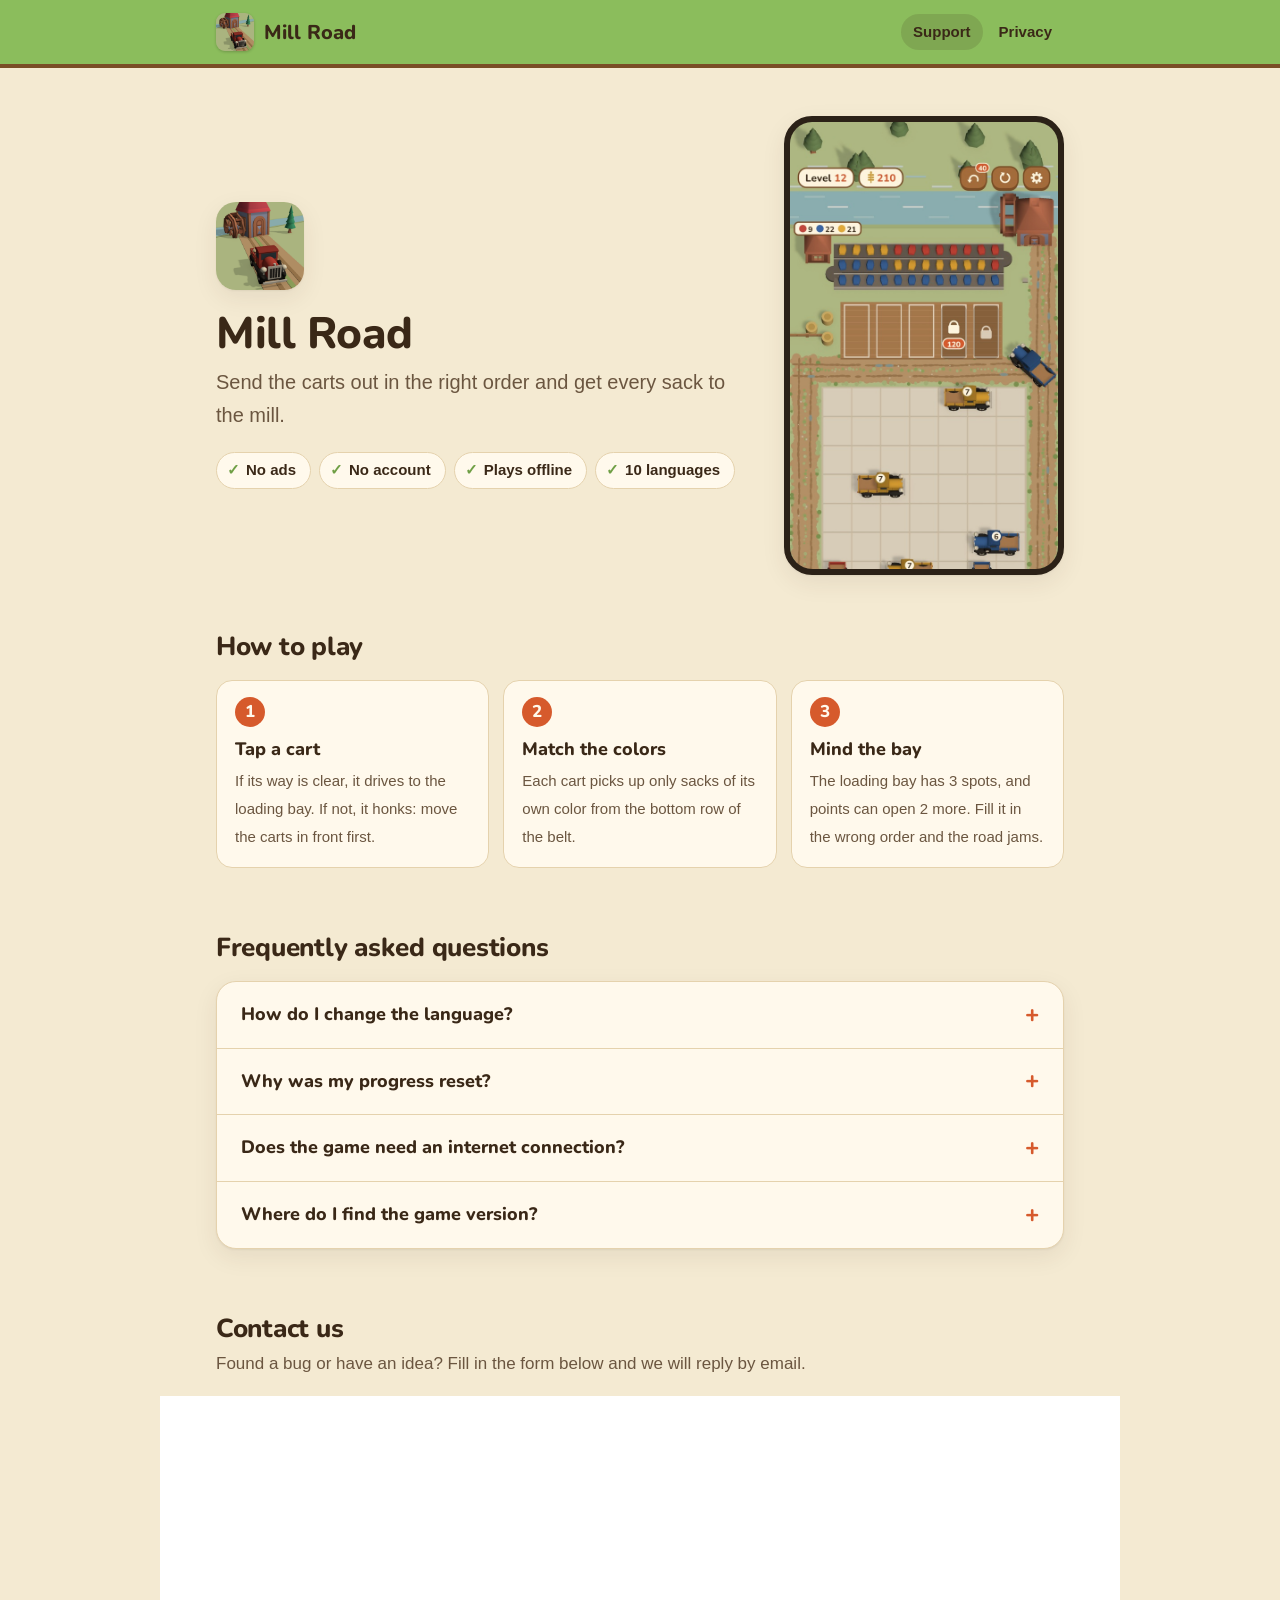
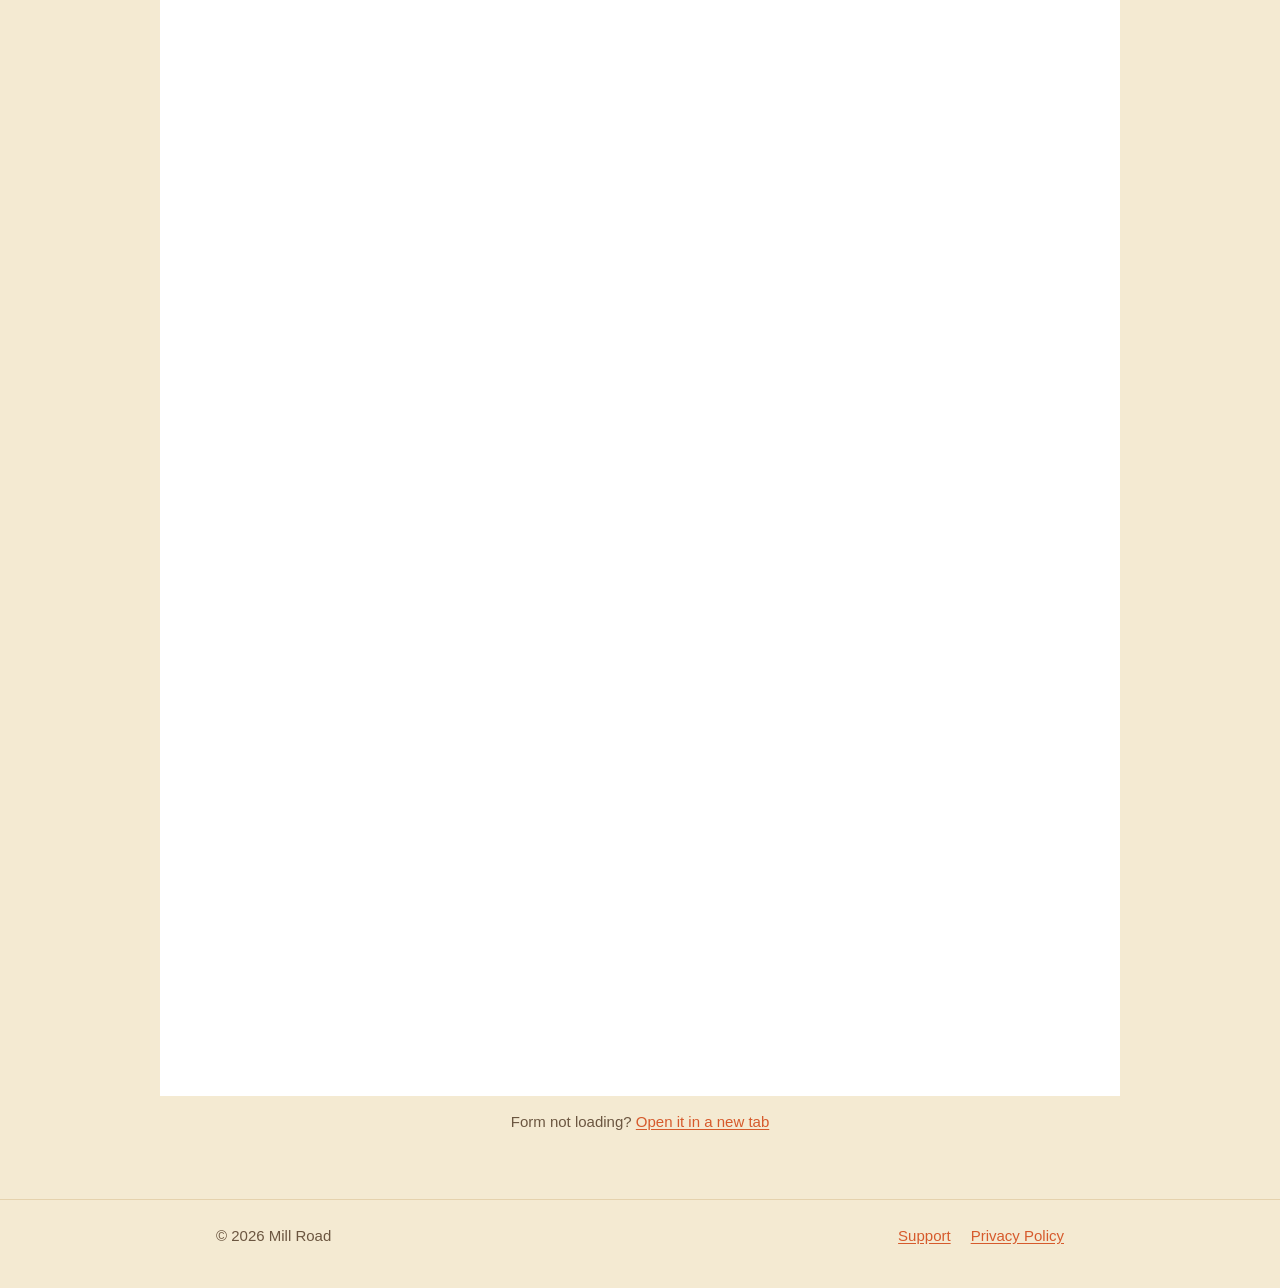
<file: index.html>
<!doctype html>
<html lang="en">
<head>
<meta charset="utf-8">
<meta name="viewport" content="width=device-width, initial-scale=1">
<title>Mill Road – Support</title>
<meta name="description" content="Help and contact for Mill Road, a calm cart-sorting puzzle game for iPhone.">
<meta name="color-scheme" content="light dark">
<link rel="icon" type="image/png" href="img/favicon.png">
<link rel="apple-touch-icon" href="img/apple-touch-icon.png">
<link rel="stylesheet" href="style.css">
</head>
<body>

<header class="topbar">
  <div class="wrap">
    <a class="brand" href="index.html"><img src="img/icon.png" alt="" width="38" height="38"><span>Mill Road</span></a>
    <nav class="nav" aria-label="Main">
      <a href="index.html" aria-current="page">Support</a>
      <a href="privacy.html">Privacy</a>
    </nav>
  </div>
</header>

<main>
  <section class="hero">
    <div class="wrap">
      <div>
        <img class="hero-icon" src="img/icon.png" alt="Mill Road app icon" width="88" height="88">
        <h1>Mill Road</h1>
        <p class="tagline">Send the carts out in the right order and get every sack to the mill.</p>
        <ul class="chips">
          <li>No ads</li>
          <li>No account</li>
          <li>Plays offline</li>
          <li>10 languages</li>
        </ul>
      </div>
      <div class="phone"><img src="img/screenshot.jpg" alt="A Mill Road level: carts on a grid, colored sacks on the belt and the loading bay" width="600" height="1000"></div>
    </div>
  </section>

  <section class="section">
    <div class="wrap">
      <div class="section-head">
        <h2>How to play</h2>
      </div>
      <ol class="steps">
        <li><strong>Tap a cart</strong><span>If its way is clear, it drives to the loading bay. If not, it honks: move the carts in front first.</span></li>
        <li><strong>Match the colors</strong><span>Each cart picks up only sacks of its own color from the bottom row of the belt.</span></li>
        <li><strong>Mind the bay</strong><span>The loading bay has 3 spots, and points can open 2 more. Fill it in the wrong order and the road jams.</span></li>
      </ol>
    </div>
  </section>

  <section class="section">
    <div class="wrap">
      <div class="section-head">
        <h2>Frequently asked questions</h2>
      </div>
      <div class="faq">
        <details>
          <summary>How do I change the language?</summary>
          <p>Tap the gear icon at the top right, then Language. The game supports 10 languages and starts in your device language when it is one of them.</p>
        </details>
        <details>
          <summary>Why was my progress reset?</summary>
          <p>Progress is stored only on your device. If you delete and reinstall the game or move to a new device, you start again from level 1.</p>
        </details>
        <details>
          <summary>Does the game need an internet connection?</summary>
          <p>No. Mill Road plays fully offline and never sends your data anywhere.</p>
        </details>
        <details>
          <summary>Where do I find the game version?</summary>
          <p>At the bottom of the Settings screen (gear icon). Adding it to your message helps us find problems faster.</p>
        </details>
      </div>
    </div>
  </section>

  <section class="section" id="contact">
    <div class="wrap">
      <div class="section-head">
        <h2>Contact us</h2>
        <p class="muted">Found a bug or have an idea? Fill in the form below and we will reply by email.</p>
      </div>
    </div>
    <iframe class="form-frame" src="https://forms.cloud.microsoft/Pages/ResponsePage.aspx?id=DQSIkWdsW0yxEjajBLZtrQAAAAAAAAAAAAa__XrLDsNUMDhLRFo1RjJROEhBQllWTFRKNjFPOUlZMy4u&embed=true" title="Contact form" loading="lazy" frameborder="0" marginwidth="0" marginheight="0" allowfullscreen webkitallowfullscreen mozallowfullscreen msallowfullscreen></iframe>
    <div class="wrap">
      <p class="form-note small muted">Form not loading? <a href="https://forms.cloud.microsoft/Pages/ResponsePage.aspx?id=DQSIkWdsW0yxEjajBLZtrQAAAAAAAAAAAAa__XrLDsNUMDhLRFo1RjJROEhBQllWTFRKNjFPOUlZMy4u" target="_blank" rel="noopener">Open it in a new tab</a></p>
    </div>
  </section>
</main>

<footer class="footer">
  <div class="wrap">
    <span class="muted">© 2026 Mill Road</span>
    <nav aria-label="Footer">
      <a href="index.html">Support</a>
      <a href="privacy.html">Privacy Policy</a>
    </nav>
  </div>
</footer>

</body>
</html>
</file>
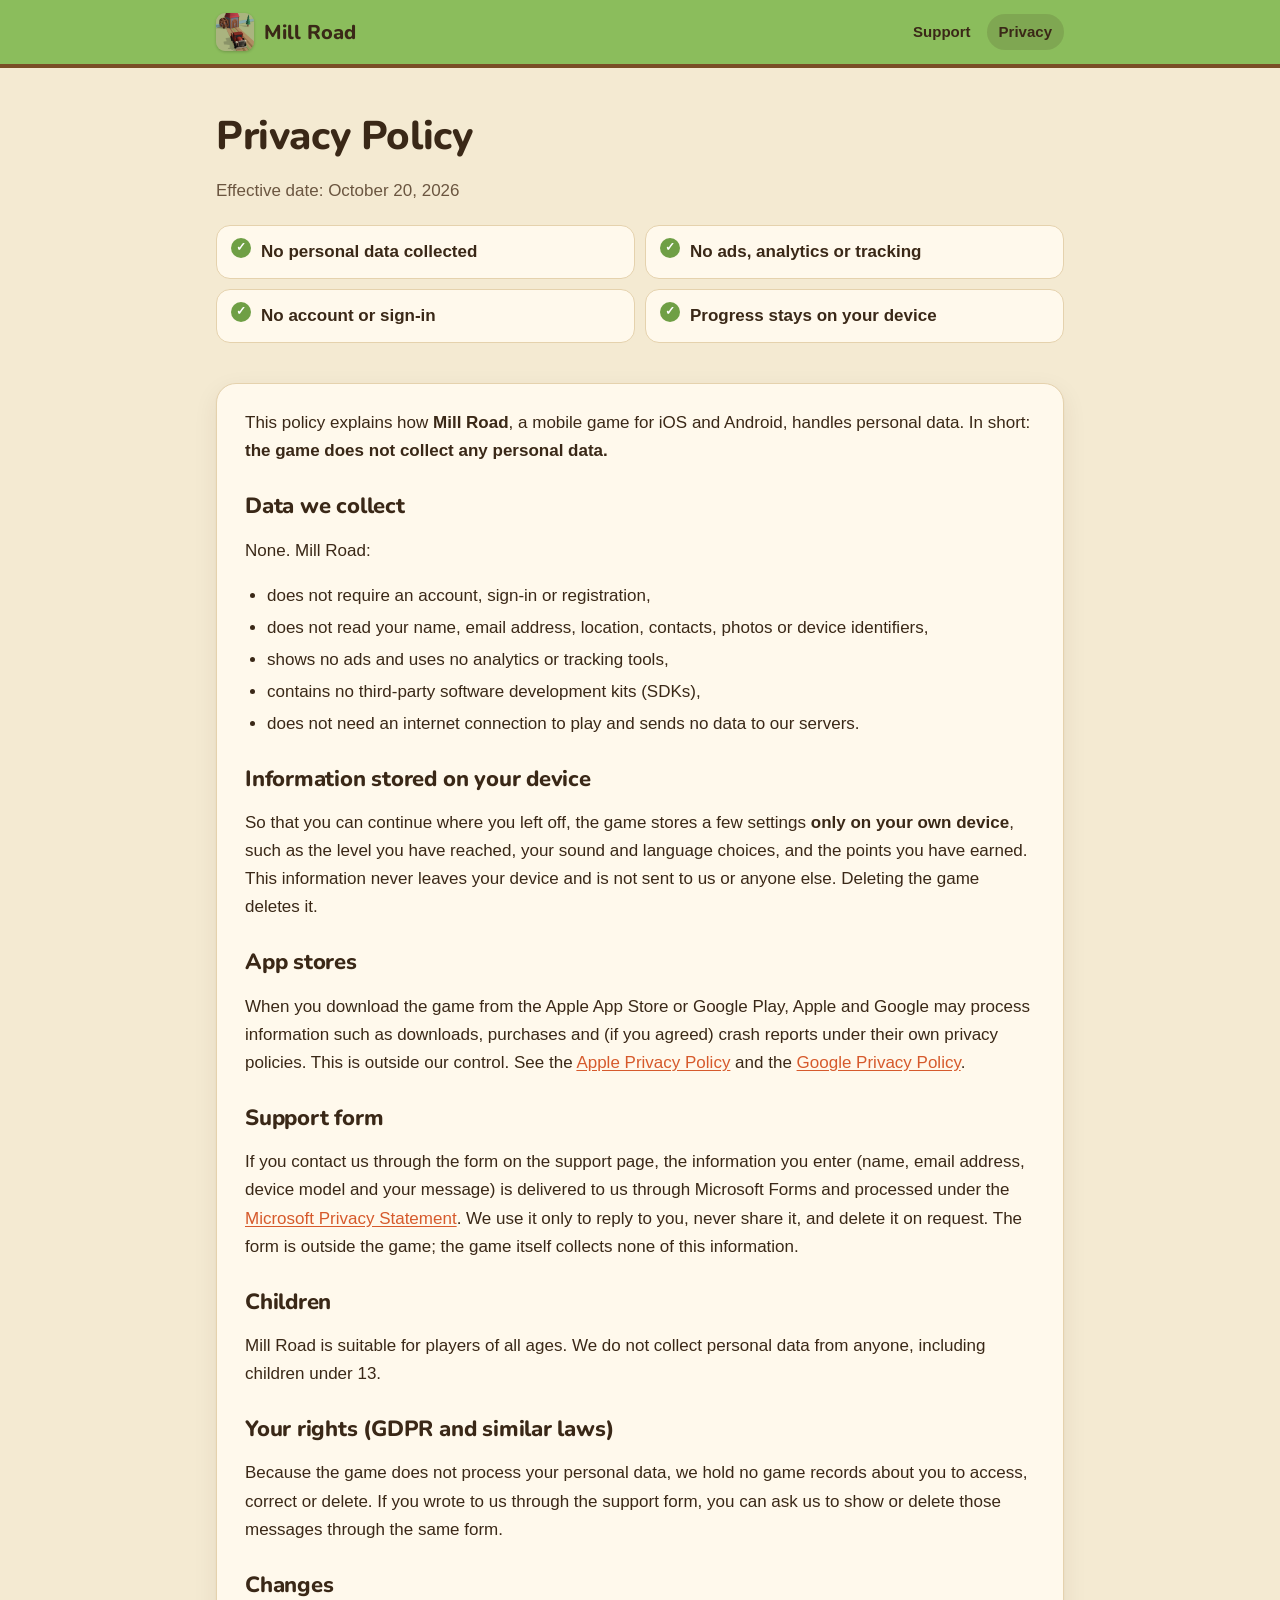
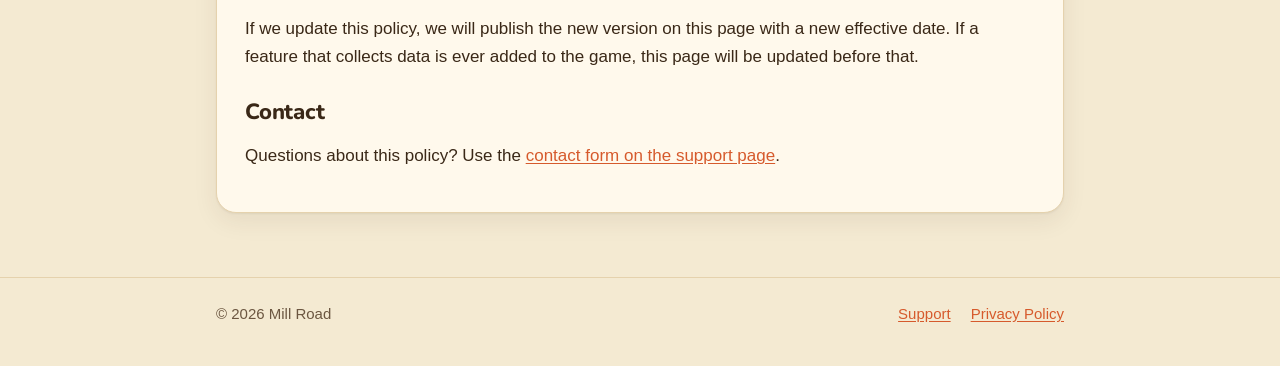
<file: privacy.html>
<!doctype html>
<html lang="en">
<head>
<meta charset="utf-8">
<meta name="viewport" content="width=device-width, initial-scale=1">
<title>Mill Road – Privacy Policy</title>
<meta name="description" content="Mill Road does not collect any personal data. Read the full privacy policy.">
<meta name="color-scheme" content="light dark">
<link rel="icon" type="image/png" href="img/favicon.png">
<link rel="apple-touch-icon" href="img/apple-touch-icon.png">
<link rel="stylesheet" href="style.css">
</head>
<body>

<header class="topbar">
  <div class="wrap">
    <a class="brand" href="index.html"><img src="img/icon.png" alt="" width="38" height="38"><span>Mill Road</span></a>
    <nav class="nav" aria-label="Main">
      <a href="index.html">Support</a>
      <a href="privacy.html" aria-current="page">Privacy</a>
    </nav>
  </div>
</header>

<main>
  <section class="page-head">
    <div class="wrap">
      <h1>Privacy Policy</h1>
      <p class="muted">Effective date: October 20, 2026</p>
      <ul class="summary">
        <li>No personal data collected</li>
        <li>No ads, analytics or tracking</li>
        <li>No account or sign-in</li>
        <li>Progress stays on your device</li>
      </ul>
    </div>
  </section>

  <section class="section">
    <div class="wrap">
      <article class="card policy">
        <p>This policy explains how <strong>Mill Road</strong>, a mobile game for iOS and Android, handles personal data. In short: <strong>the game does not collect any personal data.</strong></p>

        <h2>Data we collect</h2>
        <p>None. Mill Road:</p>
        <ul>
          <li>does not require an account, sign-in or registration,</li>
          <li>does not read your name, email address, location, contacts, photos or device identifiers,</li>
          <li>shows no ads and uses no analytics or tracking tools,</li>
          <li>contains no third-party software development kits (SDKs),</li>
          <li>does not need an internet connection to play and sends no data to our servers.</li>
        </ul>

        <h2>Information stored on your device</h2>
        <p>So that you can continue where you left off, the game stores a few settings <strong>only on your own device</strong>, such as the level you have reached, your sound and language choices, and the points you have earned. This information never leaves your device and is not sent to us or anyone else. Deleting the game deletes it.</p>

        <h2>App stores</h2>
        <p>When you download the game from the Apple App Store or Google Play, Apple and Google may process information such as downloads, purchases and (if you agreed) crash reports under their own privacy policies. This is outside our control. See the <a href="https://www.apple.com/legal/privacy/">Apple Privacy Policy</a> and the <a href="https://policies.google.com/privacy">Google Privacy Policy</a>.</p>

        <h2>Support form</h2>
        <p>If you contact us through the form on the support page, the information you enter (name, email address, device model and your message) is delivered to us through Microsoft Forms and processed under the <a href="https://privacy.microsoft.com/">Microsoft Privacy Statement</a>. We use it only to reply to you, never share it, and delete it on request. The form is outside the game; the game itself collects none of this information.</p>

        <h2>Children</h2>
        <p>Mill Road is suitable for players of all ages. We do not collect personal data from anyone, including children under 13.</p>

        <h2>Your rights (GDPR and similar laws)</h2>
        <p>Because the game does not process your personal data, we hold no game records about you to access, correct or delete. If you wrote to us through the support form, you can ask us to show or delete those messages through the same form.</p>

        <h2>Changes</h2>
        <p>If we update this policy, we will publish the new version on this page with a new effective date. If a feature that collects data is ever added to the game, this page will be updated before that.</p>

        <h2>Contact</h2>
        <p>Questions about this policy? Use the <a href="index.html#contact">contact form on the support page</a>.</p>
      </article>
    </div>
  </section>
</main>

<footer class="footer">
  <div class="wrap">
    <span class="muted">© 2026 Mill Road</span>
    <nav aria-label="Footer">
      <a href="index.html">Support</a>
      <a href="privacy.html">Privacy Policy</a>
    </nav>
  </div>
</footer>

</body>
</html>
</file>
<file: style.css>
/* Mill Road site: colors follow the game (Assets/Scripts/Core/GameConfig.cs) */
@font-face {
  font-family: "Nunito";
  src: url("img/nunito-extrabold.ttf") format("truetype");
  font-weight: 800;
  font-display: swap;
}

:root {
  --bg: #f4ead2;
  --surface: #fff9ec;
  --surface-2: #fbefd6;
  --ink: #3a2817;
  --muted: #6b5640;
  --line: #e5d2ad;
  --wood: #a46c3a;
  --wood-dark: #7a4d26;
  --accent: #d65a2c;
  --accent-ink: #fff9ec;
  --grass: #8bbd5c;
  --grass-deep: #6f9f45;
  --shadow: 0 1px 2px rgba(58, 40, 23, .06), 0 8px 24px rgba(58, 40, 23, .08);
  --radius: 20px;
  --heading: "Nunito", ui-rounded, -apple-system, BlinkMacSystemFont, "Segoe UI", sans-serif;
}
@media (prefers-color-scheme: dark) {
  :root {
    --bg: #1c160f;
    --surface: #282017;
    --surface-2: #30261b;
    --ink: #f3e6cc;
    --muted: #c3ae8e;
    --line: #43362a;
    --wood-dark: #d39a62;
    --accent: #f08a5d;
    --accent-ink: #1c160f;
    --shadow: 0 1px 2px rgba(0, 0, 0, .3), 0 8px 24px rgba(0, 0, 0, .25);
  }
}

* { box-sizing: border-box; }
html { -webkit-text-size-adjust: 100%; }
body {
  margin: 0;
  background: var(--bg);
  color: var(--ink);
  font: 17px/1.65 -apple-system, BlinkMacSystemFont, "Segoe UI", Roboto, "Helvetica Neue", Arial, sans-serif;
}
a { color: var(--accent); text-underline-offset: 2px; }
a:hover { text-decoration-thickness: 2px; }
img { max-width: 100%; height: auto; display: block; }
h1, h2, h3 { font-family: var(--heading); font-weight: 800; line-height: 1.2; letter-spacing: -.01em; }
h2 { font-size: 26px; margin: 0 0 6px; }
.wrap { max-width: 880px; margin: 0 auto; padding: 0 16px; }
.muted { color: var(--muted); }
.small { font-size: 15px; }

/* top bar */
.topbar { background: var(--grass); border-bottom: 4px solid var(--wood-dark); }
.topbar .wrap { display: flex; align-items: center; justify-content: space-between; gap: 12px; min-height: 64px; }
.brand { display: flex; align-items: center; gap: 10px; color: var(--ink); text-decoration: none; }
.brand img { width: 38px; height: 38px; border-radius: 9px; box-shadow: 0 1px 3px rgba(0, 0, 0, .2); }
.brand span { font-family: var(--heading); font-weight: 800; font-size: 20px; color: #3a2817; }
.nav { display: flex; gap: 4px; }
.nav a { color: #3a2817; text-decoration: none; font-weight: 600; font-size: 15px; padding: 6px 12px; border-radius: 999px; }
.nav a:hover { background: rgba(255, 255, 255, .3); }
.nav a[aria-current="page"] { background: rgba(58, 40, 23, .14); }

/* hero */
.hero { padding: 48px 0 24px; }
.hero .wrap { display: grid; grid-template-columns: 1fr 280px; gap: 48px; align-items: center; }
.hero-icon { width: 88px; height: 88px; border-radius: 20px; box-shadow: var(--shadow); margin-bottom: 18px; }
.hero h1 { font-size: 44px; margin: 0 0 6px; }
.tagline { font-size: 20px; color: var(--muted); margin: 0 0 20px; }
.chips { display: flex; flex-wrap: wrap; gap: 8px; padding: 0; margin: 0; list-style: none; }
.chips li { background: var(--surface); border: 1px solid var(--line); border-radius: 999px; padding: 5px 14px 5px 10px; font-size: 15px; font-weight: 600; }
.chips li::before { content: "✓"; color: var(--grass-deep); font-weight: 800; margin-right: 6px; }
.phone { border-radius: 28px; border: 6px solid #2b2117; box-shadow: var(--shadow); background: #2b2117; }
.phone img { border-radius: 22px; }

/* sections */
.section { padding: 32px 0; }
.section-head { margin-bottom: 18px; }
.section-head p { margin: 0; }
.card { background: var(--surface); border: 1px solid var(--line); border-radius: var(--radius); box-shadow: var(--shadow); padding: 8px 28px 24px; }

/* how to play */
.steps { display: grid; grid-template-columns: repeat(3, 1fr); gap: 14px; padding: 0; margin: 0; list-style: none; counter-reset: step; }
.steps li { background: var(--surface); border: 1px solid var(--line); border-radius: 16px; padding: 16px 18px; counter-increment: step; }
.steps li::before {
  content: counter(step); display: inline-grid; place-items: center; width: 30px; height: 30px; margin-bottom: 8px;
  border-radius: 50%; background: var(--accent); color: var(--accent-ink); font-family: var(--heading); font-weight: 800;
}
.steps strong { display: block; font-family: var(--heading); font-weight: 800; font-size: 18px; margin-bottom: 2px; }
.steps span { color: var(--muted); font-size: 15px; }

/* FAQ */
.faq { background: var(--surface); border: 1px solid var(--line); border-radius: var(--radius); box-shadow: var(--shadow); overflow: hidden; }
.faq details { border-top: 1px solid var(--line); }
.faq details:first-child { border-top: 0; }
.faq summary {
  list-style: none; cursor: pointer; padding: 18px 56px 18px 24px; position: relative;
  font-family: var(--heading); font-weight: 800; font-size: 18px;
}
.faq summary::-webkit-details-marker { display: none; }
.faq summary::after {
  content: "+"; position: absolute; right: 24px; top: 50%; transform: translateY(-50%);
  font-size: 24px; color: var(--accent); transition: transform .2s;
}
.faq details[open] summary::after { transform: translateY(-50%) rotate(45deg); }
.faq summary:hover { background: var(--surface-2); }
.faq summary:focus-visible { outline: 3px solid var(--accent); outline-offset: -3px; }
.faq details p { margin: 0; padding: 0 24px 20px; color: var(--muted); }

/* contact form: it comes from another site and cannot size itself, so it gets the full width
   (up to 960px, edge to edge on phones) and a fixed height that fits every question */
.form-frame {
  display: block; width: min(960px, 100vw); margin-left: 50%; transform: translateX(-50%);
  height: 1300px; border: 0; background: #fff;
}
.form-note { text-align: center; margin: 14px 0 0; }

/* privacy page */
.page-head { padding: 44px 0 8px; }
.page-head h1 { font-size: 40px; margin: 0 0 4px; }
.summary { display: grid; grid-template-columns: repeat(2, 1fr); gap: 10px; padding: 0; margin: 20px 0 0; list-style: none; }
.summary li { background: var(--surface); border: 1px solid var(--line); border-radius: 14px; padding: 12px 16px 12px 44px; position: relative; font-weight: 600; }
.summary li::before {
  content: "✓"; position: absolute; left: 14px; top: 12px; width: 20px; height: 20px; border-radius: 50%;
  display: grid; place-items: center; font-size: 12px; background: var(--grass-deep); color: #fff;
}
.policy h2 { font-size: 22px; margin: 28px 0 6px; }
.policy ul { padding-left: 22px; }
.policy li { margin: 4px 0; }

/* footer */
.footer { border-top: 1px solid var(--line); margin-top: 32px; padding: 24px 0 40px; }
.footer .wrap { display: flex; flex-wrap: wrap; justify-content: space-between; gap: 8px 24px; font-size: 15px; }
.footer nav { display: flex; gap: 20px; }

@media (max-width: 720px) {
  .hero { padding: 32px 0 8px; }
  .hero .wrap { grid-template-columns: 1fr; gap: 28px; }
  .hero h1 { font-size: 36px; }
  .phone { width: 220px; margin: 0 auto; }
  .steps { grid-template-columns: 1fr; }
  .card { padding: 4px 20px 20px; }
  .summary { grid-template-columns: 1fr; }
  .page-head h1 { font-size: 32px; }
  .form-frame { height: 1200px; }
}
@media (max-width: 420px) {
  .nav a { padding: 6px 9px; }
  .brand span { font-size: 18px; }
}
</file>
